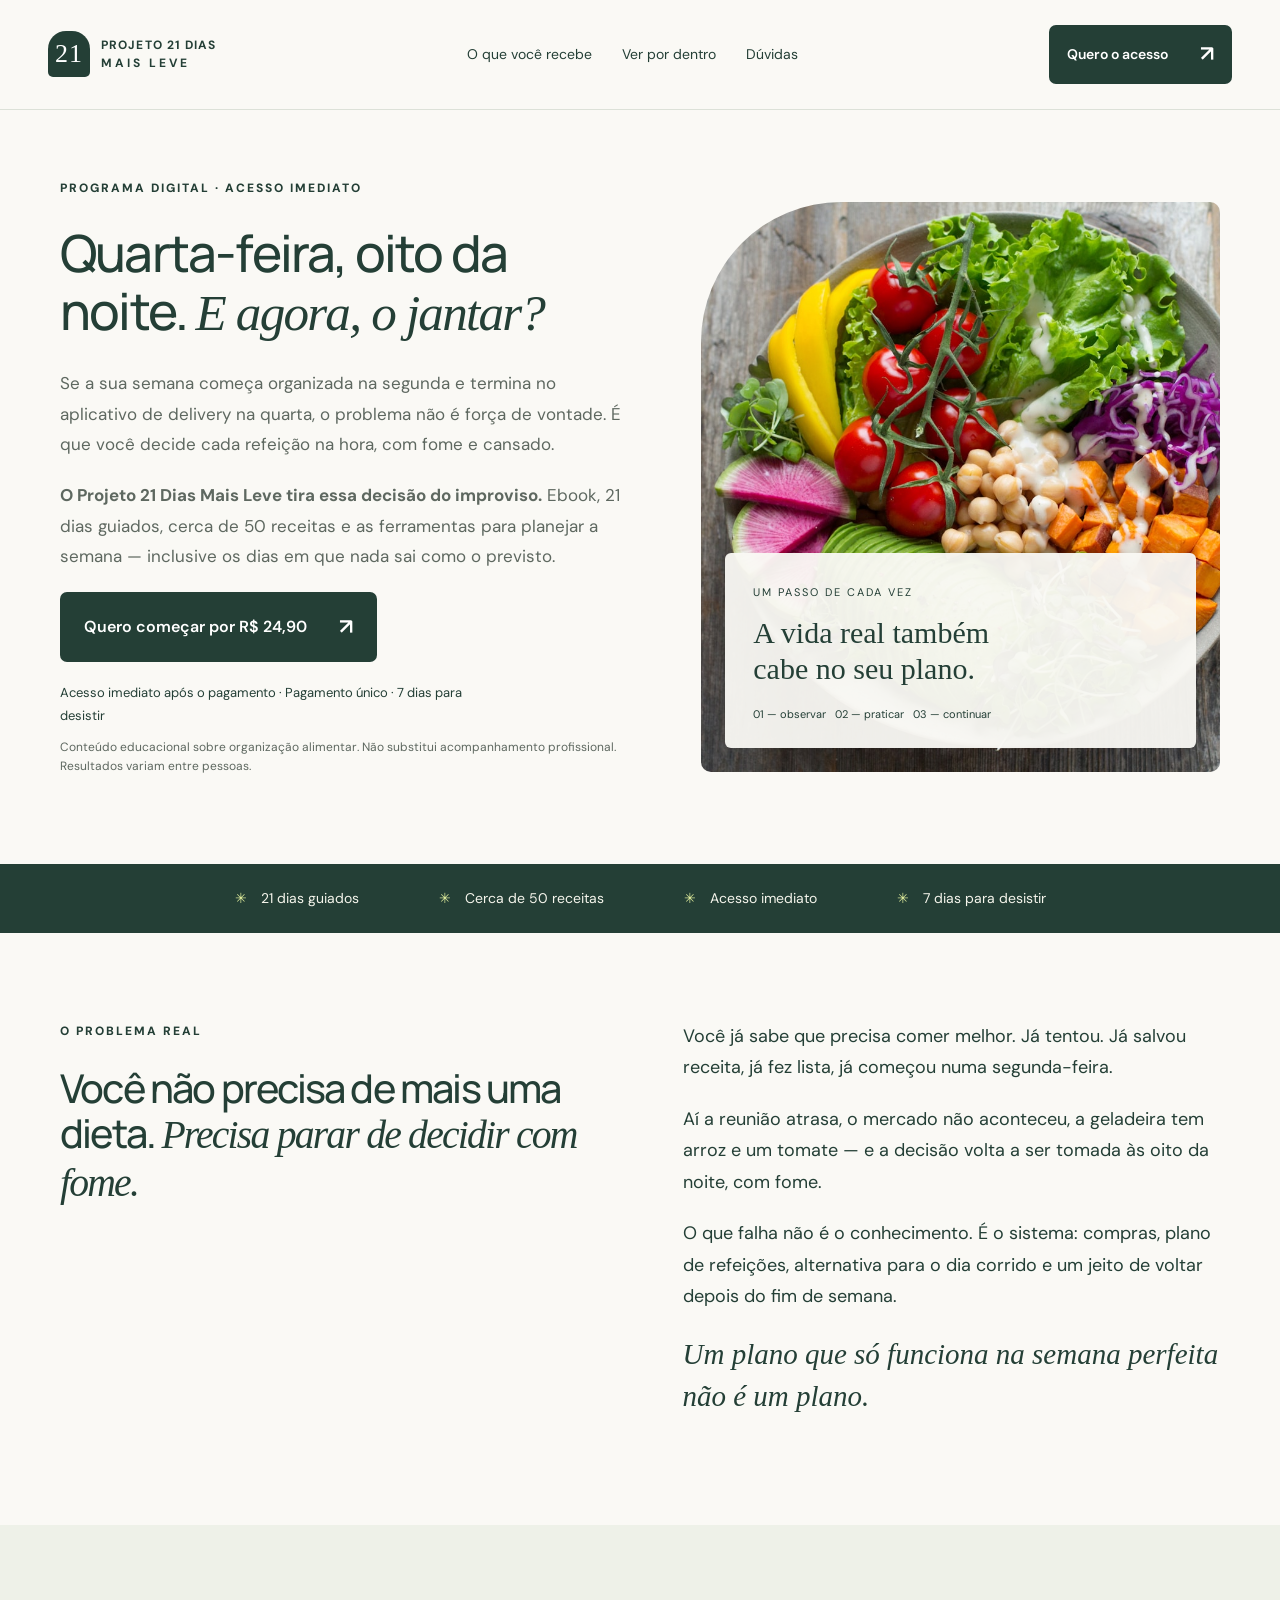
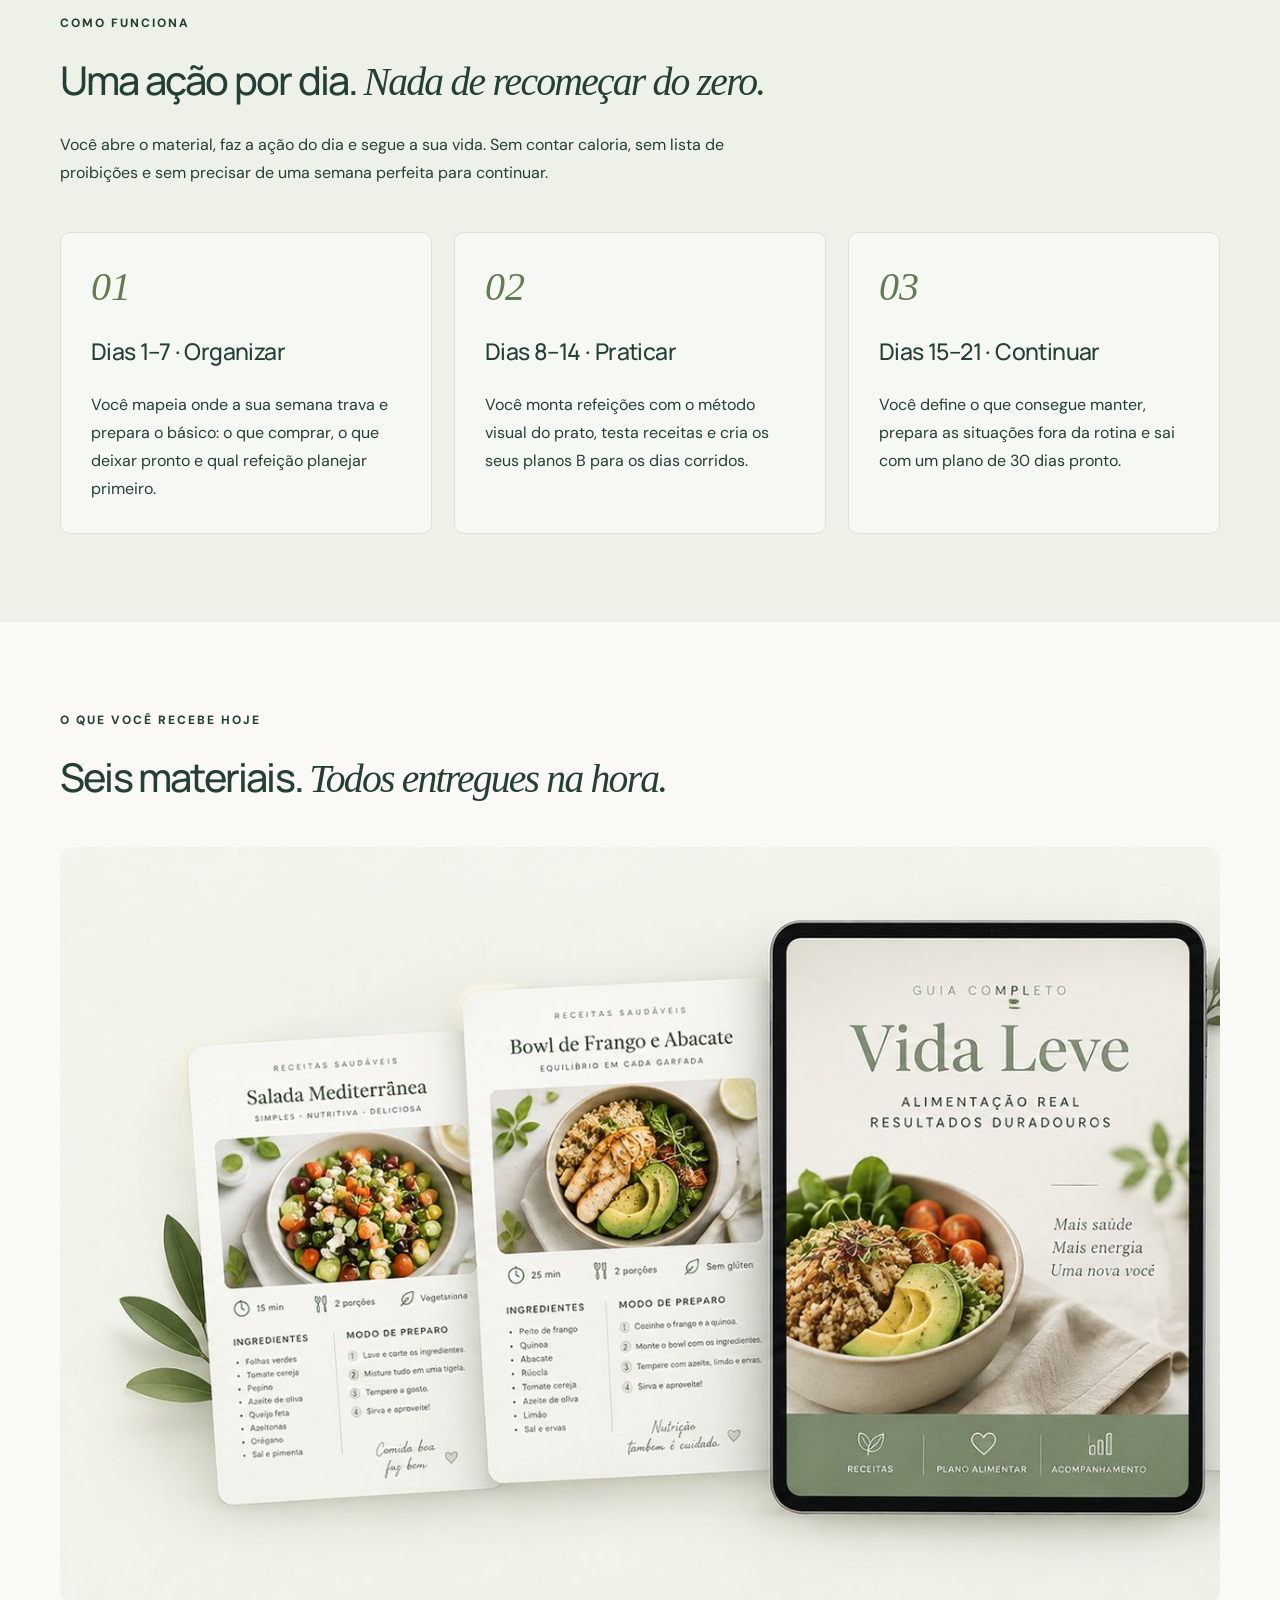
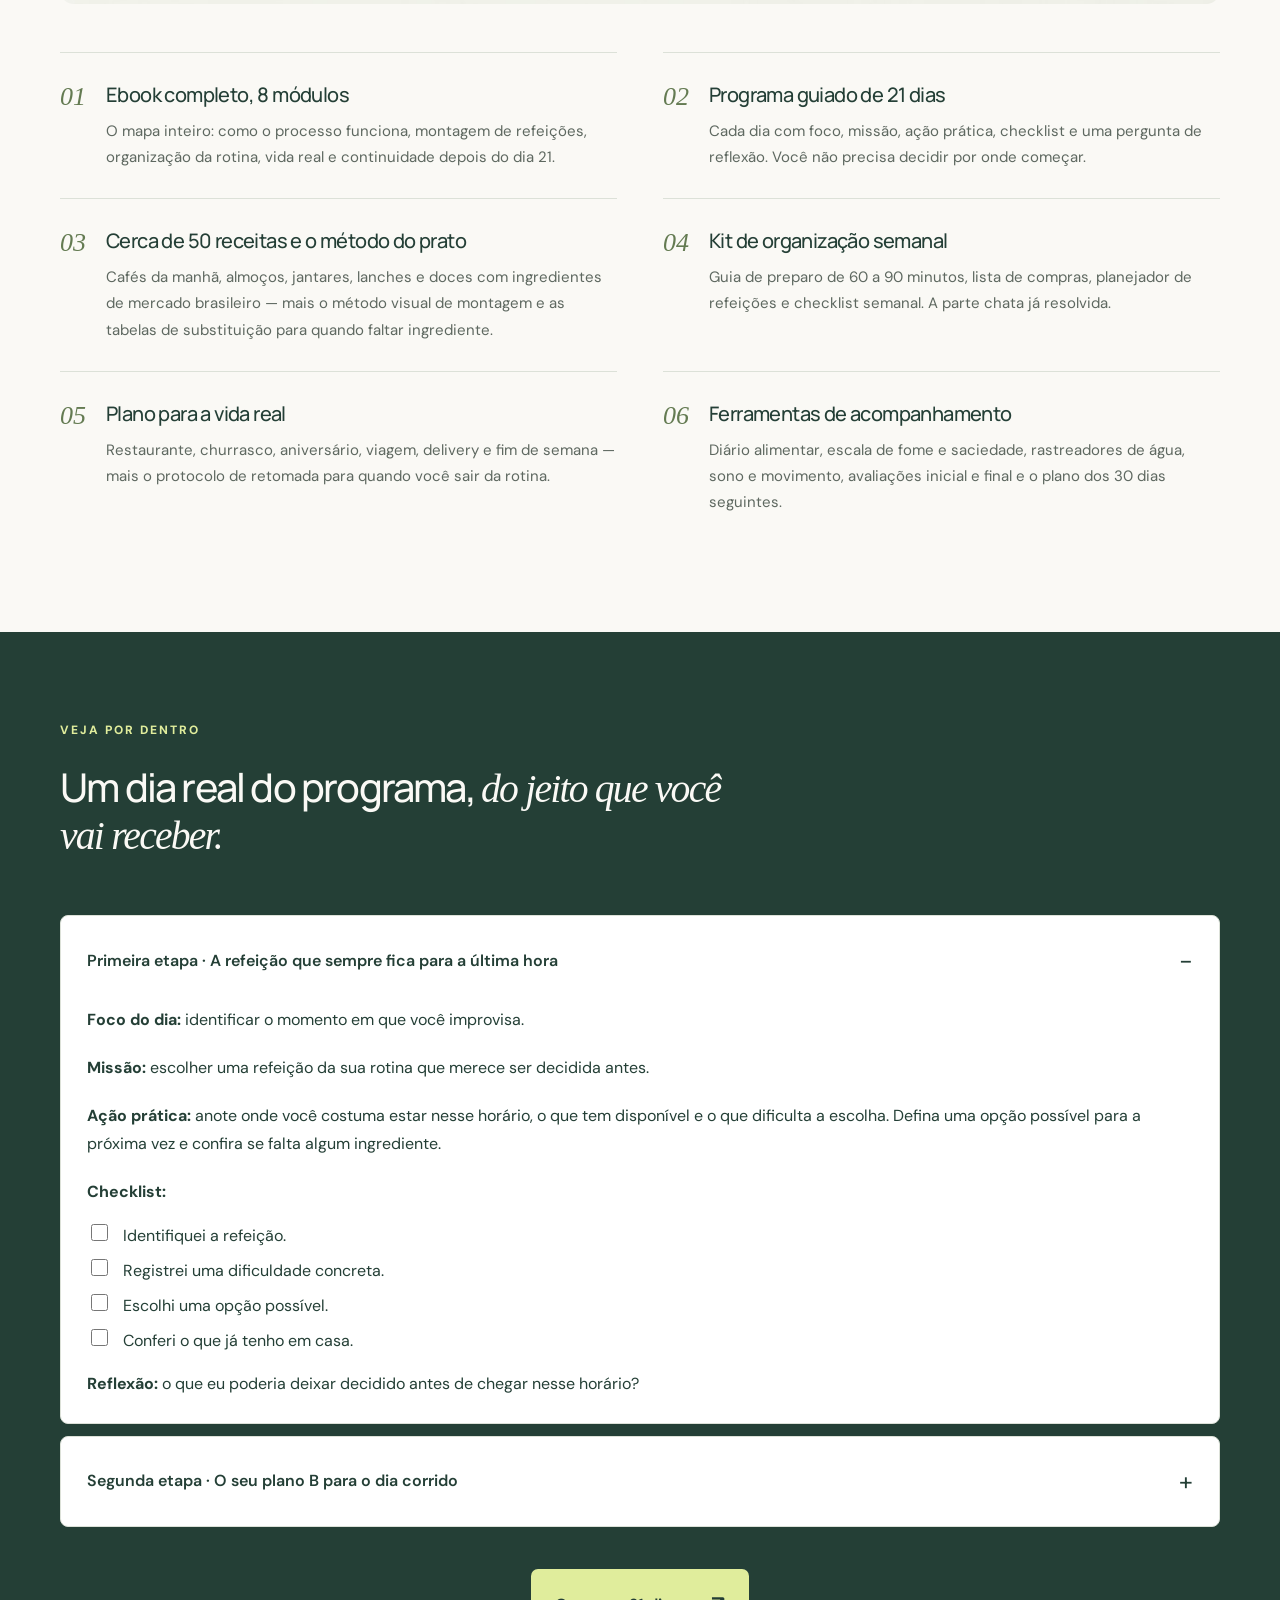
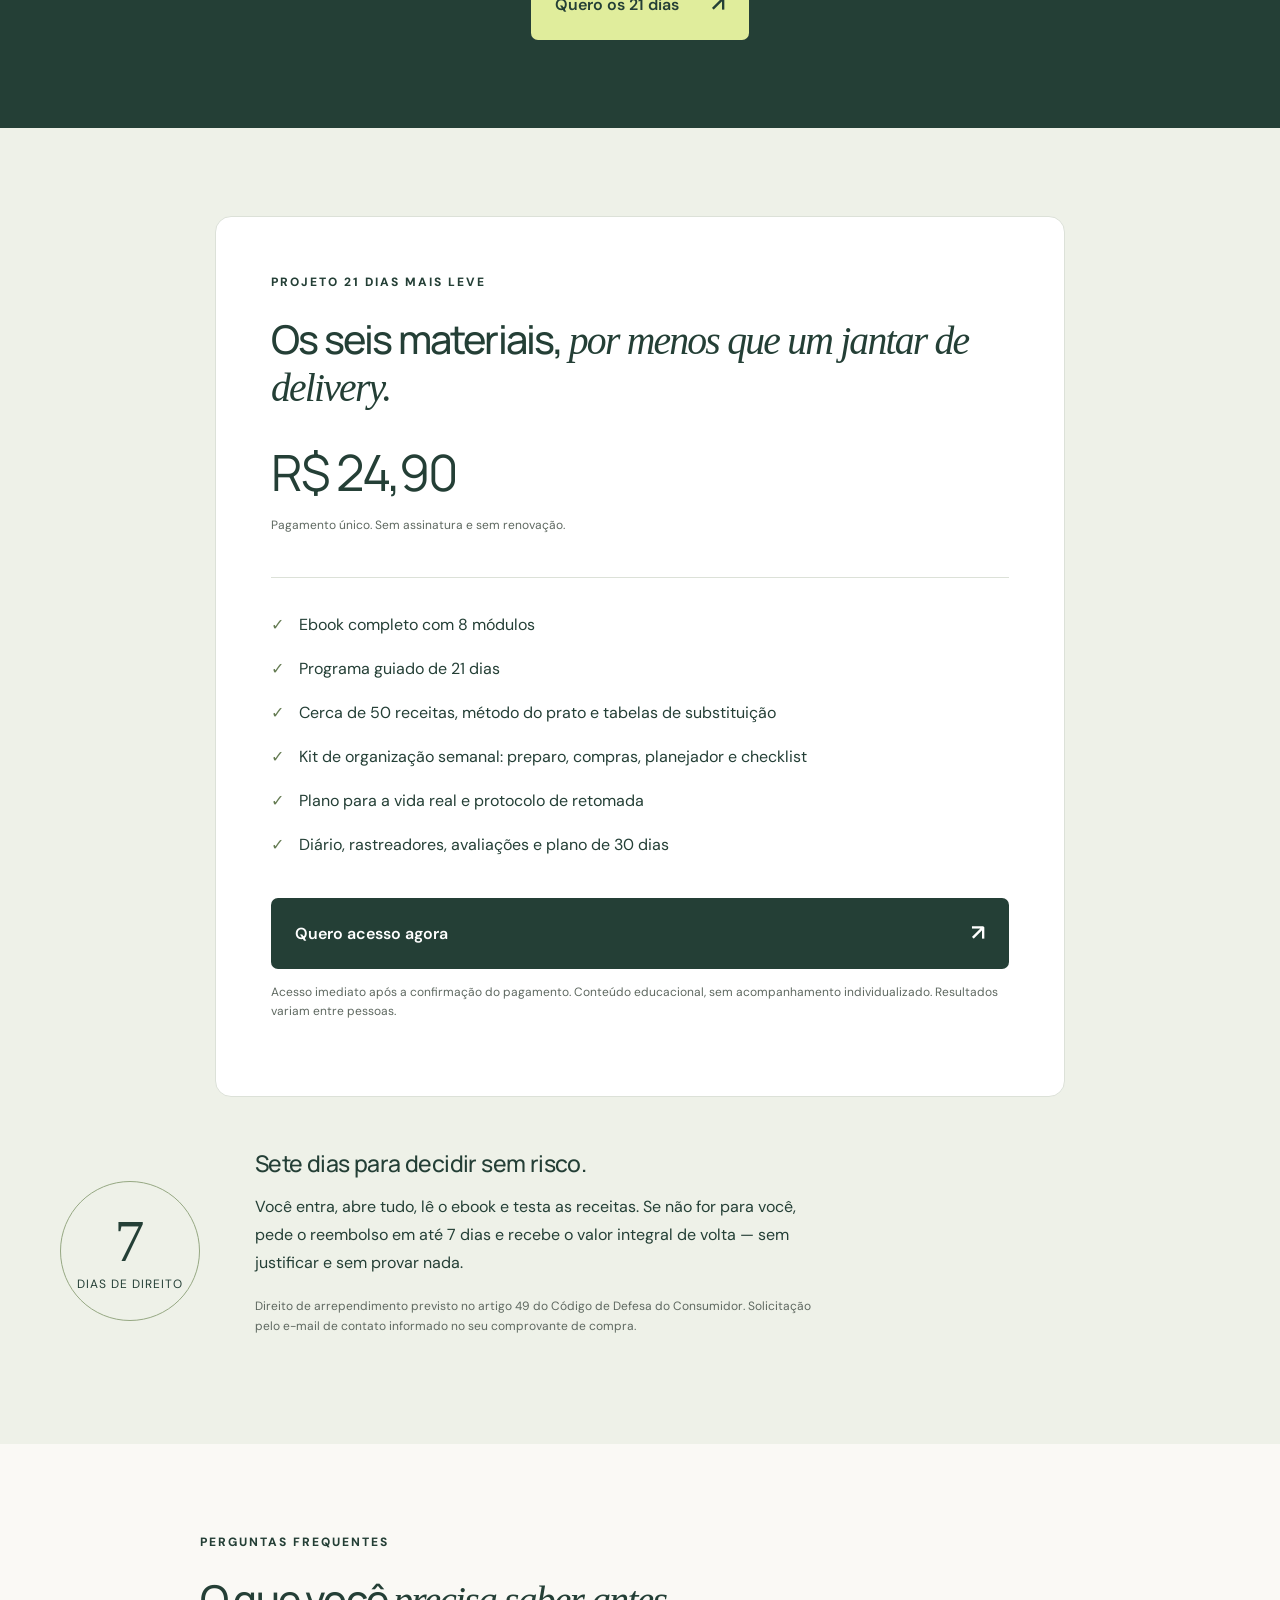
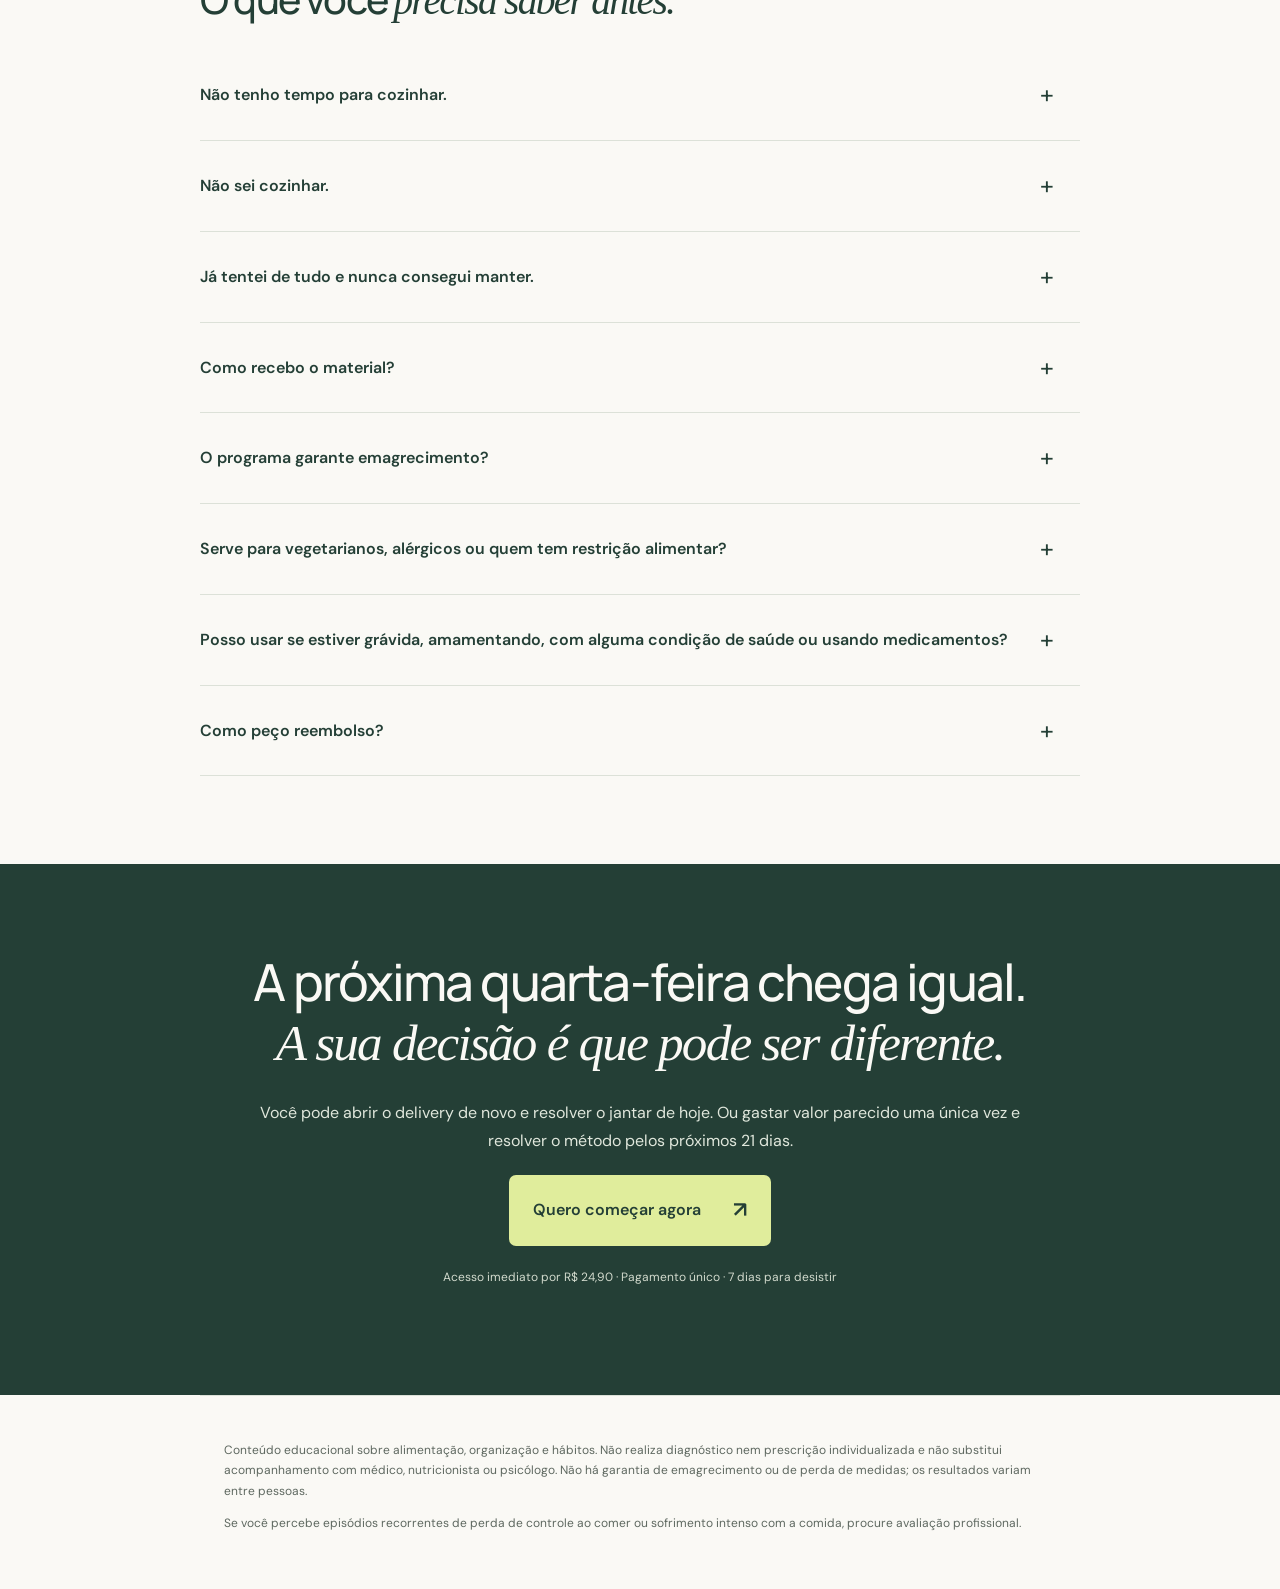
<file: docs/index.html>
<!doctype html>
<html lang="pt-BR">
<head>
<meta charset="UTF-8">
<meta name="viewport" content="width=device-width, initial-scale=1">
<title>Projeto 21 Dias Mais Leve | Pare de decidir o jantar com fome</title>
<meta name="description" content="Um programa digital de 21 dias para parar de improvisar as refeições. Ebook, 50 receitas, planejador e protocolo de retomada. Acesso imediato.">
<link rel="icon" type="image/svg+xml" href="data:image/svg+xml,%3Csvg xmlns='http://www.w3.org/2000/svg' viewBox='0 0 40 40'%3E%3Crect width='40' height='40' rx='12' fill='%23243f36'/%3E%3Ctext x='20' y='27' text-anchor='middle' fill='white' font-size='23' font-family='Georgia'%3E21%3C/text%3E%3C/svg%3E">
<link rel="stylesheet" href="style.css">
<!-- Meta Pixel -->
<script>
!function(f,b,e,v,n,t,s){if(f.fbq)return;n=f.fbq=function(){n.callMethod?
n.callMethod.apply(n,arguments):n.queue.push(arguments)};if(!f._fbq)f._fbq=n;
n.push=n;n.loaded=!0;n.version='2.0';n.queue=[];t=b.createElement(e);t.async=!0;
t.src=v;s=b.getElementsByTagName(e)[0];s.parentNode.insertBefore(t,s)}(window,
document,'script','https://connect.facebook.net/en_US/fbevents.js');
fbq('init', '1611176663707734');
fbq('track', 'PageView');
fbq('track', 'ViewContent', {content_name:'Projeto 21 Dias Mais Leve', value:24.90, currency:'BRL'});
</script>
<noscript><img height="1" width="1" style="display:none" alt=""
src="https://www.facebook.com/tr?id=1611176663707734&ev=PageView&noscript=1"></noscript>
<!-- /Meta Pixel -->
</head>
<body>
<a class="skip" href="#conteudo">Pular para o conteúdo</a>

<header>
  <a class="brand" href="/" aria-label="Projeto 21 Dias Mais Leve — ir para o início"><span class="brand-icon">21</span><span>PROJETO 21 DIAS<span class="brand-sub">MAIS LEVE</span></span></a>
  <nav aria-label="Navegação principal"><a href="#recebe">O que você recebe</a><a href="#amostra">Ver por dentro</a><a href="#duvidas">Dúvidas</a></nav>
  <a class="button small" href="carrinho.html">Quero o acesso <span>↗</span></a>
</header>

<main id="conteudo">

<!-- HERO -->
<section class="hero wrap" id="inicio">
  <div>
    <div class="eyebrow">PROGRAMA DIGITAL · ACESSO IMEDIATO</div>
    <h1>Quarta-feira, oito da noite. <em>E agora, o jantar?</em></h1>
    <p class="lead">Se a sua semana começa organizada na segunda e termina no aplicativo de delivery na quarta, o problema não é força de vontade. É que você decide cada refeição na hora, com fome e cansado.</p>
    <p class="lead"><strong>O Projeto 21 Dias Mais Leve tira essa decisão do improviso.</strong> Ebook, 21 dias guiados, cerca de 50 receitas e as ferramentas para planejar a semana — inclusive os dias em que nada sai como o previsto.</p>
    <a class="button" href="carrinho.html">Quero começar por R$ 24,90 <span>↗</span></a>
    <p class="included">Acesso imediato após o pagamento · Pagamento único · 7 dias para desistir</p>
    <p class="fine">Conteúdo educacional sobre organização alimentar. Não substitui acompanhamento profissional. Resultados variam entre pessoas.</p>
  </div>
  <div class="hero-art">
    <div class="photo-space"><img src="meal.jpg" alt="Bowl com vegetais frescos, grão-de-bico e batata-doce" width="1400" height="933" fetchpriority="high"></div>
    <div class="photo-note"><span>UM PASSO DE CADA VEZ</span><strong>A vida real também<br>cabe no seu plano.</strong><div>01 — observar &nbsp; 02 — praticar &nbsp; 03 — continuar</div></div>
  </div>
</section>

<div class="ribbon">
  <span>21 dias guiados</span>
  <span>Cerca de 50 receitas</span>
  <span>Acesso imediato</span>
  <span>7 dias para desistir</span>
</div>

<!-- DOR -->
<section class="wrap split">
  <div>
    <div class="eyebrow">O PROBLEMA REAL</div>
    <h2>Você não precisa de mais uma dieta. <em>Precisa parar de decidir com fome.</em></h2>
  </div>
  <div class="intro">
    <p>Você já sabe que precisa comer melhor. Já tentou. Já salvou receita, já fez lista, já começou numa segunda-feira.</p>
    <p>Aí a reunião atrasa, o mercado não aconteceu, a geladeira tem arroz e um tomate — e a decisão volta a ser tomada às oito da noite, com fome.</p>
    <p>O que falha não é o conhecimento. É o sistema: compras, plano de refeições, alternativa para o dia corrido e um jeito de voltar depois do fim de semana.</p>
    <p>Um plano que só funciona na semana perfeita não é um plano.</p>
  </div>
</section>

<!-- COMO FUNCIONA -->
<section class="soft">
  <div class="wrap">
    <div class="section-head">
      <div class="eyebrow">COMO FUNCIONA</div>
      <h2>Uma ação por dia. <em>Nada de recomeçar do zero.</em></h2>
      <p>Você abre o material, faz a ação do dia e segue a sua vida. Sem contar caloria, sem lista de proibições e sem precisar de uma semana perfeita para continuar.</p>
    </div>
    <div class="grid">
      <article class="card"><span class="number">01</span><h3>Dias 1–7 · Organizar</h3><p>Você mapeia onde a sua semana trava e prepara o básico: o que comprar, o que deixar pronto e qual refeição planejar primeiro.</p></article>
      <article class="card"><span class="number">02</span><h3>Dias 8–14 · Praticar</h3><p>Você monta refeições com o método visual do prato, testa receitas e cria os seus planos B para os dias corridos.</p></article>
      <article class="card"><span class="number">03</span><h3>Dias 15–21 · Continuar</h3><p>Você define o que consegue manter, prepara as situações fora da rotina e sai com um plano de 30 dias pronto.</p></article>
    </div>
  </div>
</section>

<!-- O QUE RECEBE -->
<section class="wrap" id="recebe">
  <div class="section-head">
    <div class="eyebrow">O QUE VOCÊ RECEBE HOJE</div>
    <h2>Seis materiais. <em>Todos entregues na hora.</em></h2>
  </div>

  <div class="mock">
    <img src="mockup-sem-resultados.jpg" width="1250" height="815" loading="lazy" decoding="async"
         alt="Ebook do Projeto 21 Dias Mais Leve aberto no tablet, ao lado de fichas de receitas">
  </div>

  <div class="bundle">
    <article><span>01</span><div><h3>Ebook completo, 8 módulos</h3><p>O mapa inteiro: como o processo funciona, montagem de refeições, organização da rotina, vida real e continuidade depois do dia 21.</p></div></article>
    <article><span>02</span><div><h3>Programa guiado de 21 dias</h3><p>Cada dia com foco, missão, ação prática, checklist e uma pergunta de reflexão. Você não precisa decidir por onde começar.</p></div></article>
    <article><span>03</span><div><h3>Cerca de 50 receitas e o método do prato</h3><p>Cafés da manhã, almoços, jantares, lanches e doces com ingredientes de mercado brasileiro — mais o método visual de montagem e as tabelas de substituição para quando faltar ingrediente.</p></div></article>
    <article><span>04</span><div><h3>Kit de organização semanal</h3><p>Guia de preparo de 60 a 90 minutos, lista de compras, planejador de refeições e checklist semanal. A parte chata já resolvida.</p></div></article>
    <article><span>05</span><div><h3>Plano para a vida real</h3><p>Restaurante, churrasco, aniversário, viagem, delivery e fim de semana — mais o protocolo de retomada para quando você sair da rotina.</p></div></article>
    <article><span>06</span><div><h3>Ferramentas de acompanhamento</h3><p>Diário alimentar, escala de fome e saciedade, rastreadores de água, sono e movimento, avaliações inicial e final e o plano dos 30 dias seguintes.</p></div></article>
  </div>
</section>

<!-- AMOSTRA -->
<section class="dark" id="amostra">
  <div class="wrap">
    <div class="section-head">
      <div class="eyebrow">VEJA POR DENTRO</div>
      <h2>Um dia real do programa, <em>do jeito que você vai receber.</em></h2>
    </div>
    <div class="examples">
      <details open>
        <summary>Primeira etapa · A refeição que sempre fica para a última hora</summary>
        <div class="detail">
          <p><strong>Foco do dia:</strong> identificar o momento em que você improvisa.</p>
          <p><strong>Missão:</strong> escolher uma refeição da sua rotina que merece ser decidida antes.</p>
          <p><strong>Ação prática:</strong> anote onde você costuma estar nesse horário, o que tem disponível e o que dificulta a escolha. Defina uma opção possível para a próxima vez e confira se falta algum ingrediente.</p>
          <strong>Checklist:</strong>
          <div class="sample-list">
            <label><input type="checkbox"> Identifiquei a refeição.</label>
            <label><input type="checkbox"> Registrei uma dificuldade concreta.</label>
            <label><input type="checkbox"> Escolhi uma opção possível.</label>
            <label><input type="checkbox"> Conferi o que já tenho em casa.</label>
          </div>
          <p><strong>Reflexão:</strong> o que eu poderia deixar decidido antes de chegar nesse horário?</p>
        </div>
      </details>
      <details>
        <summary>Segunda etapa · O seu plano B para o dia corrido</summary>
        <div class="detail">
          <p><strong>Foco do dia:</strong> ter uma alternativa pronta antes de precisar dela.</p>
          <p><strong>Missão:</strong> escolher duas opções para quando o preparo planejado não couber no dia.</p>
          <p><strong>Ação prática:</strong> use as receitas e as tabelas de substituição. Defina uma opção que você monta em casa em poucos minutos e outra que encontra onde costuma comer fora.</p>
          <p><strong>Reflexão:</strong> qual dessas alternativas continua possível quando o meu dia atrasa?</p>
        </div>
      </details>
    </div>
    <div class="center"><a class="button" href="#oferta">Quero os 21 dias <span>↗</span></a></div>
  </div>
</section>

<!-- OFERTA -->
<section class="soft" id="oferta">
  <div class="wrap">
    <div class="offer">
      <div class="offer-top">
        <div class="eyebrow">PROJETO 21 DIAS MAIS LEVE</div>
        <h2>Os seis materiais, <em>por menos que um jantar de delivery.</em></h2>
        <p class="price">R$ 24,90</p>
        <p class="fine">Pagamento único. Sem assinatura e sem renovação.</p>
      </div>
      <ul class="checks">
        <li>Ebook completo com 8 módulos</li>
        <li>Programa guiado de 21 dias</li>
        <li>Cerca de 50 receitas, método do prato e tabelas de substituição</li>
        <li>Kit de organização semanal: preparo, compras, planejador e checklist</li>
        <li>Plano para a vida real e protocolo de retomada</li>
        <li>Diário, rastreadores, avaliações e plano de 30 dias</li>
      </ul>
      <a class="button" href="carrinho.html">Quero acesso agora <span>↗</span></a>
      <p class="fine" style="margin-top:14px">Acesso imediato após a confirmação do pagamento. Conteúdo educacional, sem acompanhamento individualizado. Resultados variam entre pessoas.</p>
    </div>

    <div class="guarantee narrow" id="garantia">
      <div class="seal"><strong>7</strong>DIAS DE DIREITO</div>
      <div>
        <h3>Sete dias para decidir sem risco.</h3>
        <p>Você entra, abre tudo, lê o ebook e testa as receitas. Se não for para você, pede o reembolso em até 7 dias e recebe o valor integral de volta — sem justificar e sem provar nada.</p>
        <p class="fine">Direito de arrependimento previsto no artigo 49 do Código de Defesa do Consumidor. Solicitação pelo e-mail de contato informado no seu comprovante de compra.</p>
      </div>
    </div>
  </div>
</section>

<!-- FAQ -->
<section class="wrap" id="duvidas">
  <div class="faq">
    <div class="eyebrow">PERGUNTAS FREQUENTES</div>
    <h2>O que você <em>precisa saber antes.</em></h2>
    <details><summary>Não tenho tempo para cozinhar.</summary><div class="detail"><p>O material foi feito para isso: tem refeições rápidas, preparo semanal concentrado e orientação para os dias em que você come fora ou pede delivery. Algum tempo de organização continua sendo necessário — bem menos, porém, do que decidir tudo na hora, todo dia.</p></div></details>
    <details><summary>Não sei cozinhar.</summary><div class="detail"><p>As receitas usam ingredientes comuns e trazem substituições. Você começa pelos preparos mais simples e repete até virar automático, antes de ampliar o repertório.</p></div></details>
    <details><summary>Já tentei de tudo e nunca consegui manter.</summary><div class="detail"><p>Normalmente o que falha é o plano exigir uma semana perfeita. Aqui existe um protocolo de retomada justamente para quando a semana sai do previsto: você não recomeça do zero, você retoma do ponto em que parou.</p></div></details>
    <details><summary>Como recebo o material?</summary><div class="detail"><p>A entrega é digital e imediata após a confirmação do pagamento, por e-mail. Você recebe os arquivos para usar no celular, no computador ou impressos. Não há envio de produto físico.</p></div></details>
    <details><summary>O programa garante emagrecimento?</summary><div class="detail"><p>Não. Ele entrega educação e ferramentas de organização alimentar. Não há promessa de peso, medidas ou resultado em prazo determinado, e os resultados variam entre pessoas.</p></div></details>
    <details><summary>Serve para vegetarianos, alérgicos ou quem tem restrição alimentar?</summary><div class="detail"><p>As ferramentas de organização servem para qualquer padrão alimentar e há substituições disponíveis. Mas o material não é um plano individualizado: confira os ingredientes e valide as adaptações necessárias com um profissional.</p></div></details>
    <details><summary>Posso usar se estiver grávida, amamentando, com alguma condição de saúde ou usando medicamentos?</summary><div class="detail"><p>Converse antes com um profissional de saúde. O programa não avalia a sua condição e não substitui orientação individual.</p></div></details>
    <details><summary>Como peço reembolso?</summary><div class="detail"><p>Entre em contato pelo e-mail informado no seu comprovante de compra, dentro de 7 dias, informando os dados da compra. A devolução é integral, sem multa.</p></div></details>
  </div>
</section>

<!-- FECHAMENTO -->
<section class="dark">
  <div class="wrap closing">
    <h2>A próxima quarta-feira chega igual. <em>A sua decisão é que pode ser diferente.</em></h2>
    <p>Você pode abrir o delivery de novo e resolver o jantar de hoje. Ou gastar valor parecido uma única vez e resolver o método pelos próximos 21 dias.</p>
    <a class="button" href="carrinho.html">Quero começar agora <span>↗</span></a>
    <p class="fine" style="margin-top:22px">Acesso imediato por R$ 24,90 · Pagamento único · 7 dias para desistir</p>
  </div>
</section>

</main>

<!-- CTA FIXA (MOBILE) -->
<div class="sticky-cta">
  <div><strong>R$ 24,90</strong><span>acesso imediato</span></div>
  <a class="button small" href="carrinho.html">Quero começar <span>↗</span></a>
</div>

<footer class="slim">
  <p>Conteúdo educacional sobre alimentação, organização e hábitos. Não realiza diagnóstico nem prescrição
  individualizada e não substitui acompanhamento com médico, nutricionista ou psicólogo. Não há garantia de
  emagrecimento ou de perda de medidas; os resultados variam entre pessoas.</p>
  <p>Se você percebe episódios recorrentes de perda de controle ao comer ou sofrimento intenso com a comida,
  procure avaliação profissional.</p>
</footer>
</body>
</html>
</file>
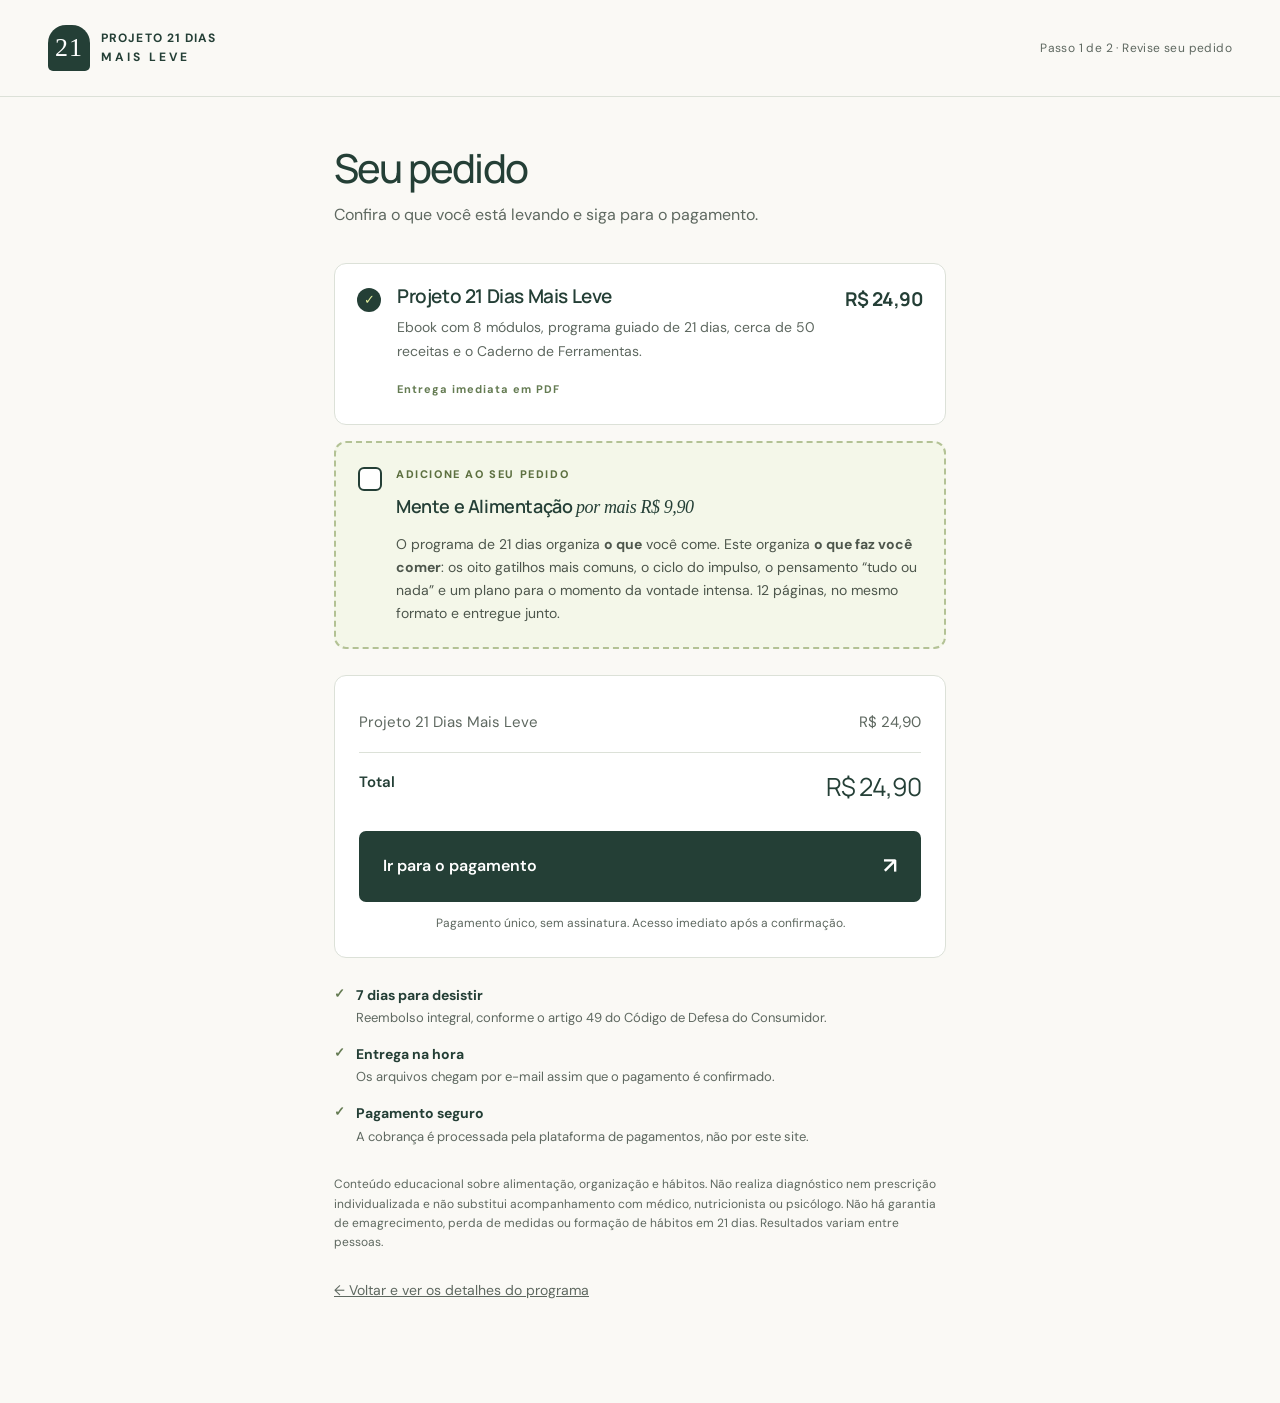
<file: docs/carrinho.html>
<!doctype html>
<html lang="pt-BR">
<head>
<meta charset="UTF-8">
<meta name="viewport" content="width=device-width, initial-scale=1">
<meta name="robots" content="noindex">
<title>Seu pedido | Projeto 21 Dias Mais Leve</title>
<link rel="icon" type="image/svg+xml" href="data:image/svg+xml,%3Csvg xmlns='http://www.w3.org/2000/svg' viewBox='0 0 40 40'%3E%3Crect width='40' height='40' rx='12' fill='%23243f36'/%3E%3Ctext x='20' y='27' text-anchor='middle' fill='white' font-size='23' font-family='Georgia'%3E21%3C/text%3E%3C/svg%3E">
<link rel="stylesheet" href="style.css">
<!-- Meta Pixel -->
<script>
!function(f,b,e,v,n,t,s){if(f.fbq)return;n=f.fbq=function(){n.callMethod?
n.callMethod.apply(n,arguments):n.queue.push(arguments)};if(!f._fbq)f._fbq=n;
n.push=n;n.loaded=!0;n.version='2.0';n.queue=[];t=b.createElement(e);t.async=!0;
t.src=v;s=b.getElementsByTagName(e)[0];s.parentNode.insertBefore(t,s)}(window,
document,'script','https://connect.facebook.net/en_US/fbevents.js');
fbq('init', '1611176663707734');
fbq('track', 'PageView');
</script>
<noscript><img height="1" width="1" style="display:none" alt=""
src="https://www.facebook.com/tr?id=1611176663707734&ev=PageView&noscript=1"></noscript>
<!-- /Meta Pixel -->
</head>
<body class="cart-page">

<header>
  <a class="brand" href="/" aria-label="Projeto 21 Dias Mais Leve — voltar ao início"><span class="brand-icon">21</span><span>PROJETO 21 DIAS<span class="brand-sub">MAIS LEVE</span></span></a>
  <span class="step">Passo 1 de 2 · Revise seu pedido</span>
</header>

<main class="cart">

  <div class="cart-head">
    <h1>Seu pedido</h1>
    <p>Confira o que você está levando e siga para o pagamento.</p>
  </div>

  <!-- ITEM PRINCIPAL -->
  <section class="line-item" aria-label="Item principal">
    <div class="li-check" aria-hidden="true">✓</div>
    <div class="li-body">
      <h2>Projeto 21 Dias Mais Leve</h2>
      <p>Ebook com 8 módulos, programa guiado de 21 dias, cerca de 50 receitas e o Caderno de Ferramentas.</p>
      <span class="li-tag">Entrega imediata em PDF</span>
    </div>
    <div class="li-price"><strong>R$&nbsp;24,90</strong></div>
  </section>

  <!-- ADICIONAL -->
  <section class="bump" aria-label="Adicional opcional">
    <label class="bump-label" for="bump">
      <input type="checkbox" id="bump">
      <span class="bump-box" aria-hidden="true"></span>
      <span class="bump-content">
        <span class="bump-eyebrow">ADICIONE AO SEU PEDIDO</span>
        <span class="bump-title">Mente e Alimentação <em>por mais R$&nbsp;9,90</em></span>
        <span class="bump-text">
          O programa de 21 dias organiza <strong>o que</strong> você come. Este organiza <strong>o que faz você comer</strong>:
          os oito gatilhos mais comuns, o ciclo do impulso, o pensamento “tudo ou nada” e um plano para o momento
          da vontade intensa. 12 páginas, no mesmo formato e entregue junto.
        </span>
      </span>
    </label>
  </section>

  <!-- RESUMO -->
  <section class="summary" aria-live="polite">
    <div class="sum-row"><span>Projeto 21 Dias Mais Leve</span><span>R$&nbsp;24,90</span></div>
    <div class="sum-row bump-row" hidden><span>Mente e Alimentação</span><span>R$&nbsp;9,90</span></div>
    <div class="sum-row sum-total"><span>Total</span><span id="total">R$&nbsp;24,90</span></div>
    <a class="button" id="ir" href="#">Ir para o pagamento <span>↗</span></a>
    <p class="fine sum-fine">Pagamento único, sem assinatura. Acesso imediato após a confirmação.</p>
  </section>

  <!-- CONFIANÇA -->
  <ul class="trust">
    <li><strong>7 dias para desistir</strong>Reembolso integral, conforme o artigo 49 do Código de Defesa do Consumidor.</li>
    <li><strong>Entrega na hora</strong>Os arquivos chegam por e-mail assim que o pagamento é confirmado.</li>
    <li><strong>Pagamento seguro</strong>A cobrança é processada pela plataforma de pagamentos, não por este site.</li>
  </ul>

  <p class="fine cart-legal">
    Conteúdo educacional sobre alimentação, organização e hábitos. Não realiza diagnóstico nem prescrição
    individualizada e não substitui acompanhamento com médico, nutricionista ou psicólogo. Não há garantia
    de emagrecimento, perda de medidas ou formação de hábitos em 21 dias. Resultados variam entre pessoas.
  </p>

  <p class="cart-back"><a href="/">← Voltar e ver os detalhes do programa</a></p>
</main>

<script>
(function () {
  // ---- TROCAR PELOS SEUS DOIS LINKS DE CHECKOUT ----
  var CHECKOUT = {
    so:    'https://pay.cakto.com.br/um7vpyj_1118123',   // R$ 24,90 - somente o Projeto 21 Dias
    combo: 'https://pay.cakto.com.br/dpphwiv_1118168'    // R$ 34,80 - com Mente e Alimentacao
  };
  // --------------------------------------------------

  var bump  = document.getElementById('bump');
  var linha = document.querySelector('.bump-row');
  var total = document.getElementById('total');
  var ir    = document.getElementById('ir');

  function brl(v) { return 'R$ ' + v.toFixed(2).replace('.', ','); }

  function render() {
    var com = bump.checked;
    linha.hidden = !com;
    total.textContent = brl(com ? 34.80 : 24.90);
    ir.href = com ? CHECKOUT.combo : CHECKOUT.so;
    document.body.classList.toggle('has-bump', com);
  }

  bump.addEventListener('change', render);

  // Avisa o Meta que a pessoa seguiu para o pagamento, com o valor correto.
  // E o ultimo evento que este site consegue medir: o Purchase acontece no
  // dominio da Cakto e precisa ser configurado la.
  ir.addEventListener('click', function () {
    if (!window.fbq) return;
    var com = bump.checked;
    fbq('track', 'InitiateCheckout', {
      value: com ? 34.80 : 24.90,
      currency: 'BRL',
      content_name: com ? 'Projeto 21 Dias + Mente e Alimentacao'
                        : 'Projeto 21 Dias Mais Leve',
      num_items: com ? 2 : 1
    });
  });

  // Se a pessoa voltar do checkout, o navegador restaura o estado do checkbox:
  // recalculamos para o link nunca ficar dessincronizado do que esta marcado.
  window.addEventListener('pageshow', render);
  render();
})();
</script>
</body>
</html>
</file>
<file: docs/style.css>
@import url('https://fonts.googleapis.com/css2?family=DM+Sans:wght@400;500;600;700&family=Manrope:wght@400;500;600;700;800&display=swap');
:root{--ink:#243f36;--paper:#faf9f5;--muted:#5e6860;--line:#dce1d8;--lime:#e0ed9c;--white:#fff;--soft:#eef1e8}*{box-sizing:border-box}html{scroll-behavior:smooth;scroll-padding-top:100px}body{margin:0;background:var(--paper);color:var(--ink);font:16px/1.75 'DM Sans',sans-serif}a{color:inherit}button,input{font:inherit}header{max-width:1320px;padding:25px 48px;display:flex;align-items:center;justify-content:space-between;gap:25px;margin:auto;border-bottom:1px solid var(--line)}.brand{display:flex;align-items:center;gap:11px;text-decoration:none;font-size:12px;font-weight:700;letter-spacing:1.1px;line-height:1.55}.brand-icon{display:grid;place-items:center;background:var(--ink);color:white;width:42px;height:46px;border-radius:18px 18px 5px 5px;font:26px Georgia}.brand-sub{display:block;letter-spacing:3px}nav{display:flex;gap:30px;font-size:14px}nav a{text-decoration:none}nav a:hover{text-decoration:underline}.wrap{max-width:1224px;margin:auto;padding:88px 32px}.hero{display:grid;grid-template-columns:1.05fr .95fr;gap:68px;padding-top:68px;padding-bottom:68px;align-items:center}.eyebrow{font-size:12px;font-weight:800;letter-spacing:2px;margin-bottom:24px}h1,h2,h3,p{margin-top:0}h1,h2,h3{font-family:Manrope,sans-serif;font-weight:500;line-height:1.15;letter-spacing:-1.8px}h1{font-size:clamp(38px,4vw,58px);margin-bottom:25px}h1 em,h2 em{font-family:Georgia,serif;font-weight:400}h2{font-size:clamp(30px,3.1vw,44px);margin-bottom:26px}h3{font-size:23px;letter-spacing:-.6px;line-height:1.4}p{margin-bottom:20px}.lead{font-size:17px;line-height:1.8;color:var(--muted)}.button{display:inline-flex;align-items:center;justify-content:space-between;gap:32px;background:var(--ink);color:white;padding:16px 24px;border-radius:7px;text-decoration:none;font-weight:600;border:0;min-height:50px;cursor:pointer}.button:hover{background:#355848}.button span{font-size:22px}.button.small{padding:10px 18px;font-size:14px}.included{font-size:13px;max-width:420px;margin:20px 0 10px}.fine{font-size:12px;color:var(--muted);line-height:1.6}.hero-art{height:570px;position:relative;border-radius:140px 10px 10px 10px;overflow:hidden;background:#dfe5d6}.photo-space{height:100%;background:linear-gradient(135deg,#b7c5a7,#e4e6dc)}.hero-art img{width:100%;height:100%;object-fit:cover}.photo-note{position:absolute;bottom:24px;left:24px;right:24px;background:#faf9f5f2;padding:24px 28px;border-radius:6px}.photo-note>span{font-size:11px;letter-spacing:2px}.photo-note strong{font:30px/1.2 Georgia;display:block;margin:10px 0 18px}.photo-note>div{font-size:11px}.ribbon{background:var(--ink);color:#f5f5ec;display:flex;justify-content:center;gap:80px;padding:22px 25px;font-size:14px}.ribbon span:before{content:'✳';color:var(--lime);margin-right:14px}.split{display:grid;grid-template-columns:1fr 1fr;gap:85px}.narrow{max-width:770px}.soft{background:var(--soft)}.dark{background:var(--ink);color:var(--paper)}.dark .eyebrow{color:var(--lime)}.dark p{color:#e0e7dc}.dark .fine{color:#d2dacd}.intro{font-size:18px}.intro p:last-child{font:italic 29px/1.45 Georgia;color:var(--ink)}.section-head{max-width:710px;margin-bottom:45px}.grid{display:grid;gap:22px;grid-template-columns:repeat(3,1fr)}.card{padding:30px;border:1px solid var(--line);border-radius:10px;background:#ffffff70}.card p:last-child{margin-bottom:0}.number{display:block;font:italic 40px Georgia;margin-bottom:25px;color:#647b52}.tag{font-size:12px;font-weight:700;letter-spacing:1.5px;margin-bottom:15px;display:block}.callout{padding:30px;border-left:3px solid #94a76b;background:#f0f2e8;margin-top:36px}.dark .callout{background:#304c42;border-color:var(--lime)}.steps{padding-left:24px}.steps li{padding:7px 0 7px 8px}.materials{grid-template-columns:repeat(2,1fr);gap:0 36px}.material{border-top:1px solid var(--line);padding:26px 0;display:flex;gap:18px}.material>span{color:#71865a;font-size:22px}.material h3{font-size:19px;margin:0 0 9px}.material p{font-size:15px;margin:0;color:var(--muted)}.center{text-align:center}.center .button{margin-top:30px}.timeline .card{background:transparent;border:0;border-top:1px solid #829087;border-radius:0;padding:28px 0}.timeline .number{color:var(--lime)}.timeline h3{font-size:25px}.examples{margin-top:55px}.examples details{background:#fff;border:1px solid var(--line);border-radius:8px;margin-bottom:12px;color:var(--ink)}summary{cursor:pointer;list-style:none;padding:23px 26px;font-weight:600;display:flex;justify-content:space-between;align-items:center;gap:20px}summary::-webkit-details-marker{display:none}summary:after{content:'+';font-size:25px;font-weight:400}details[open]>summary:after{content:'−'}.detail{padding:0 26px 25px}.detail p:last-child{margin-bottom:0}.checks{list-style:none;padding:0}.checks li{position:relative;padding:8px 0 8px 28px}.checks li:before{content:'✓';position:absolute;left:0;color:#647b52}.negative li:before{content:'—';color:#7e6256}.sample-list{display:grid;gap:6px;margin:15px 0}.sample-list label{display:flex;gap:12px;align-items:baseline}.sample-list input{accent-color:var(--ink);width:17px;height:17px}.offer{max-width:850px;margin:auto;background:var(--white);border:1px solid var(--line);border-radius:16px;padding:55px}.offer-top{border-bottom:1px solid var(--line);margin-bottom:25px}.price{font:50px Manrope;letter-spacing:-2px;margin:18px 0 0}.pending{font-size:12px;border:1px solid #d4d9c9;padding:3px 8px;border-radius:4px;display:inline-block;color:#636c55}.offer .button{width:100%;margin-top:25px}.disabled{background:#657368;cursor:not-allowed}.disabled:hover{background:#657368}.offer-meta{padding:18px 0;border-top:1px solid var(--line)}.guarantee{display:grid;grid-template-columns:150px 1fr;gap:45px}.seal{width:140px;height:140px;border:1px solid #96a883;border-radius:50%;display:flex;flex-direction:column;justify-content:center;align-items:center;font-size:12px;letter-spacing:1px}.seal strong{font:60px Georgia;line-height:1.1}.faq{max-width:880px;margin:auto}.faq details{border-bottom:1px solid var(--line)}.faq summary{padding-left:0}.faq .detail{padding-left:0;color:var(--muted)}.closing{text-align:center;max-width:850px}.closing h2{font-size:clamp(36px,4vw,53px)}.dark .button{background:var(--lime);color:var(--ink)}footer{padding:60px 32px 30px;max-width:1224px;margin:auto}.legal{display:grid;grid-template-columns:1fr 1fr;gap:28px 55px;font-size:13px;color:var(--muted)}.legal h3{font-family:inherit;font-size:14px;font-weight:700;letter-spacing:0;margin-bottom:10px}.footer-bottom{border-top:1px solid var(--line);padding-top:24px;margin-top:40px;display:flex;justify-content:space-between;gap:25px;font-size:12px}.skip{position:absolute;top:-80px;left:15px;background:white;padding:10px;z-index:5}.skip:focus{top:10px}:focus-visible{outline:3px solid #91ab38;outline-offset:5px}@media(max-width:900px){header{padding:20px 24px}nav{display:none}.hero{gap:35px}.hero-art{height:540px}.ribbon{gap:25px}.split{gap:40px}.grid{gap:20px}.wrap{padding:65px 26px}}@media(max-width:650px){header{padding:18px}.brand{font-size:10px}.brand-icon{width:36px;height:40px}.button.small{font-size:12px;padding:8px 12px;gap:12px}.hero{grid-template-columns:1fr;padding-top:40px;gap:32px}h1{font-size:41px}.eyebrow{font-size:11px;letter-spacing:1.5px}.hero-art{height:420px;border-radius:90px 8px 8px 8px}.ribbon{display:grid;grid-template-columns:1fr 1fr;gap:15px;font-size:12px;padding:22px}.ribbon span:before{margin-right:8px}.split,.grid,.materials,.legal{grid-template-columns:1fr;gap:25px}.wrap{padding:55px 22px}.material{padding:20px 0}.materials{gap:0}.offer{padding:30px 23px}.guarantee{grid-template-columns:1fr;gap:25px}.seal{width:110px;height:110px}.seal strong{font-size:45px}.footer-bottom{flex-direction:column}.card{padding:24px}summary{padding:20px}.detail{padding:0 20px 22px}}@media(prefers-reduced-motion:reduce){html{scroll-behavior:auto}}
.dark .examples .detail p{color:var(--ink)}

/* ===== v2 — adições: mockup, bundle, CTA fixa mobile ===== */
.mock{border-radius:14px;overflow:hidden;margin-bottom:48px;background:#eef1e8}
.mock img{width:100%;height:auto;display:block}
.bundle{display:grid;grid-template-columns:repeat(2,1fr);gap:0 46px}
.bundle article{border-top:1px solid var(--line);padding:28px 0;display:flex;gap:20px}
.bundle article>span{font:italic 26px Georgia;color:#647b52;line-height:1.2;flex:none}
.bundle h3{font-size:20px;margin:0 0 9px}
.bundle p{font-size:15px;margin:0;color:var(--muted)}
.offer .checks{margin:0 0 6px}
.offer .price{margin-bottom:10px}
.offer-top{padding-bottom:22px}
.guarantee{margin-top:50px;align-items:center}
.guarantee h3{margin-bottom:14px}
.sticky-cta{display:none}
@media(max-width:760px){
  body{padding-bottom:78px}
  .sticky-cta{display:flex;position:fixed;left:0;right:0;bottom:0;z-index:20;background:var(--paper);border-top:1px solid var(--line);padding:11px 16px;align-items:center;justify-content:space-between;gap:14px;box-shadow:0 -4px 18px rgba(36,63,54,.10)}
  .sticky-cta div{display:flex;flex-direction:column;line-height:1.2}
  .sticky-cta strong{font:22px Manrope,sans-serif;letter-spacing:-1px}
  .sticky-cta span{font-size:11px;color:var(--muted)}
  .sticky-cta .button{gap:10px;padding:12px 16px;font-size:14px;min-height:46px}
  .bundle{grid-template-columns:1fr;gap:0}
  .bundle article{padding:22px 0}
  .mock{margin-bottom:30px}
}

/* ===== página de carrinho ===== */
.cart-page header{justify-content:space-between}
.cart-page .step{font-size:12px;color:var(--muted);letter-spacing:.4px}
.cart{max-width:660px;margin:auto;padding:48px 24px 80px}
.cart-head{margin-bottom:34px}
.cart-head h1{font-size:clamp(30px,5vw,40px);margin-bottom:10px}
.cart-head p{color:var(--muted);margin:0}
.line-item{display:flex;gap:16px;align-items:flex-start;background:var(--white);border:1px solid var(--line);border-radius:12px;padding:22px}
.li-check{flex:none;width:24px;height:24px;border-radius:50%;background:var(--ink);color:var(--lime);display:grid;place-items:center;font-size:13px;margin-top:2px}
.li-body{flex:1}
.li-body h2{font-family:Manrope,sans-serif;font-size:19px;font-weight:600;letter-spacing:-.4px;margin:0 0 7px}
.li-body p{font-size:14px;color:var(--muted);margin:0 0 10px}
.li-tag{font-size:11px;font-weight:700;letter-spacing:1px;color:#647b52}
.li-price{flex:none;font:19px Manrope,sans-serif;letter-spacing:-.6px;padding-left:6px}

.bump{margin-top:16px}
.bump-label{display:flex;gap:14px;align-items:flex-start;cursor:pointer;border:2px dashed #b3c295;background:#f4f7e9;border-radius:12px;padding:22px;transition:border-color .15s,background .15s}
.bump-label:hover{border-color:#8fa46c}
.has-bump .bump-label{border-style:solid;border-color:var(--ink);background:#eef3e0}
.bump input{position:absolute;width:1px;height:1px;margin:-1px;padding:0;border:0;overflow:hidden;clip:rect(0 0 0 0);clip-path:inset(50%);white-space:nowrap}
.bump-box{flex:none;width:24px;height:24px;border:2px solid var(--ink);border-radius:6px;background:var(--white);margin-top:2px;position:relative}
.bump-box:after{content:'✓';position:absolute;inset:0;display:grid;place-items:center;color:var(--white);font-size:15px;opacity:0}
.has-bump .bump-box{background:var(--ink)}
.has-bump .bump-box:after{opacity:1}
.bump input:focus-visible + .bump-box{outline:3px solid #91ab38;outline-offset:3px}
.bump-content{display:block}
.bump-eyebrow{display:block;font-size:11px;font-weight:800;letter-spacing:1.6px;color:#5d7040;margin-bottom:7px}
.bump-title{display:block;font-family:Manrope,sans-serif;font-size:18px;font-weight:600;letter-spacing:-.4px;margin-bottom:9px}
.bump-title em{font-family:Georgia,serif;font-style:italic;font-weight:400}
.bump-text{display:block;font-size:14px;line-height:1.65;color:#4d564c}

.summary{margin-top:26px;background:var(--white);border:1px solid var(--line);border-radius:12px;padding:24px}
.sum-row{display:flex;justify-content:space-between;gap:16px;font-size:15px;padding:9px 0;color:var(--muted)}
.sum-row[hidden]{display:none}
.sum-total{border-top:1px solid var(--line);margin-top:8px;padding-top:16px;color:var(--ink);font-weight:600}
.sum-total span:last-child{font:25px Manrope,sans-serif;letter-spacing:-1px}
.summary .button{width:100%;margin-top:18px}
.sum-fine{text-align:center;margin:12px 0 0}

.trust{list-style:none;padding:0;margin:26px 0 0;display:grid;gap:14px}
.trust li{font-size:13px;color:var(--muted);line-height:1.6;padding-left:22px;position:relative}
.trust li:before{content:'✓';position:absolute;left:0;color:#647b52;font-weight:700}
.trust strong{display:block;color:var(--ink);font-size:14px;margin-bottom:2px}
.cart-legal{margin-top:28px}
.cart-back{margin-top:26px;font-size:14px}
.cart-back a{color:var(--muted)}
@media(max-width:560px){
  .cart{padding:32px 18px 60px}
  .line-item,.bump-label,.summary{padding:18px}
  .line-item{flex-wrap:wrap}
  .li-price{width:100%;padding-left:40px;margin-top:4px}
  .cart-page .step{display:none}
}

/* rodapé enxuto: só o aviso legal essencial, sem colunas nem placeholders */
footer.slim{max-width:880px;margin:0 auto;padding:44px 24px 56px;border-top:1px solid var(--line)}
footer.slim p{font-size:12px;line-height:1.7;color:var(--muted);margin:0 0 12px}
footer.slim p:last-child{margin-bottom:0}
@media(max-width:560px){footer.slim{padding:32px 20px 44px}}
</file>
